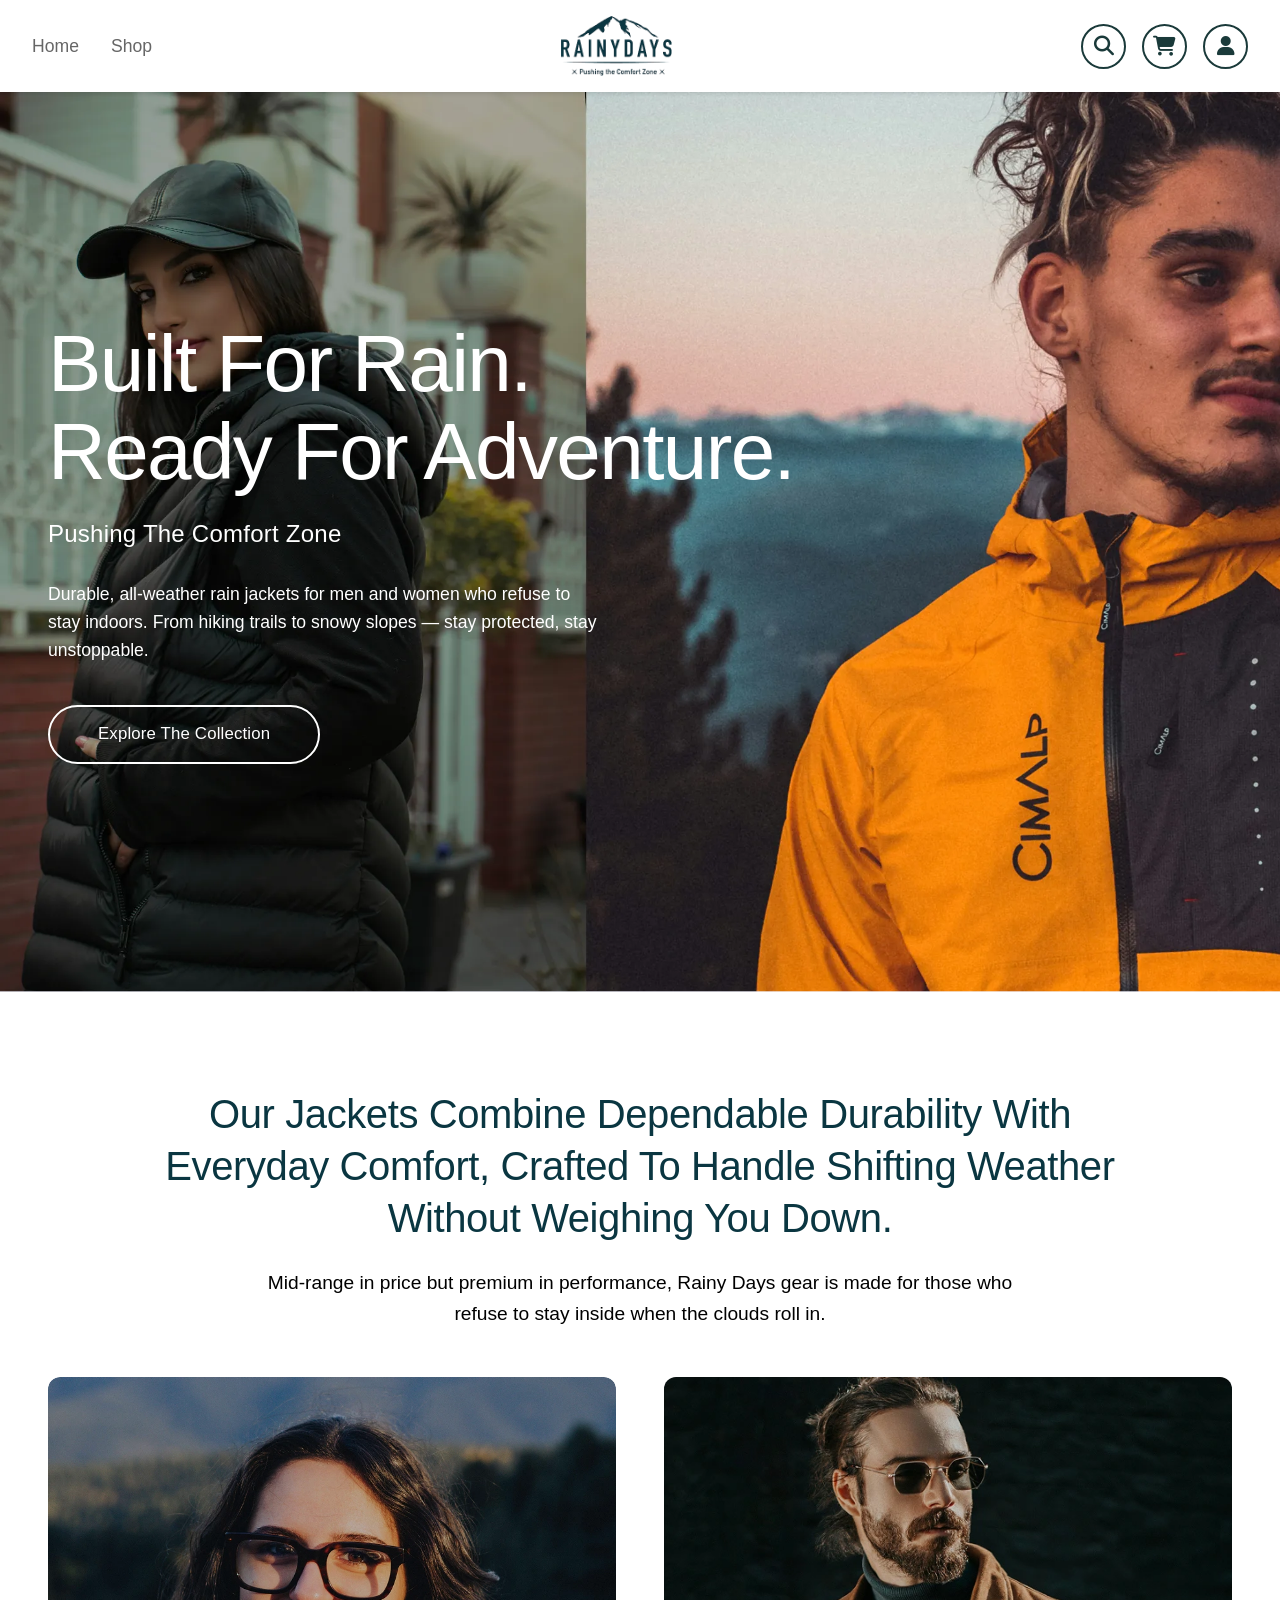
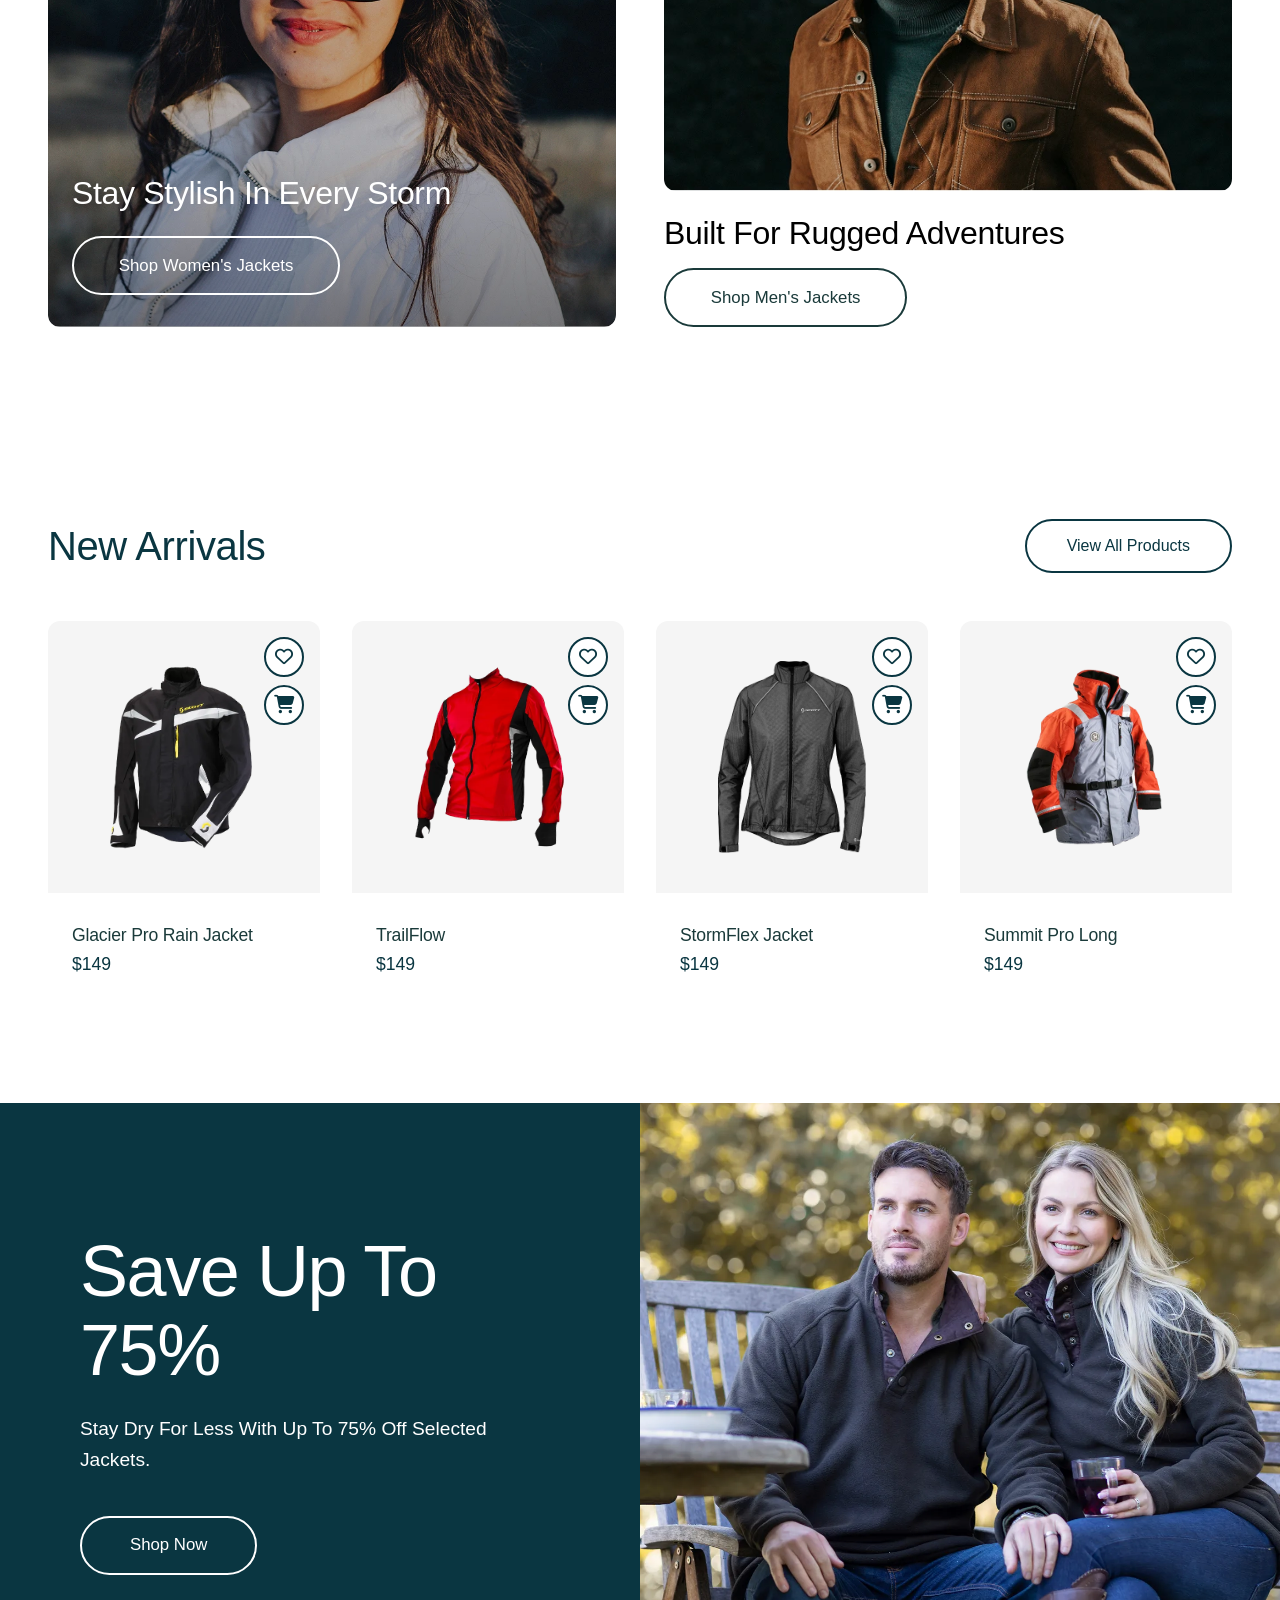
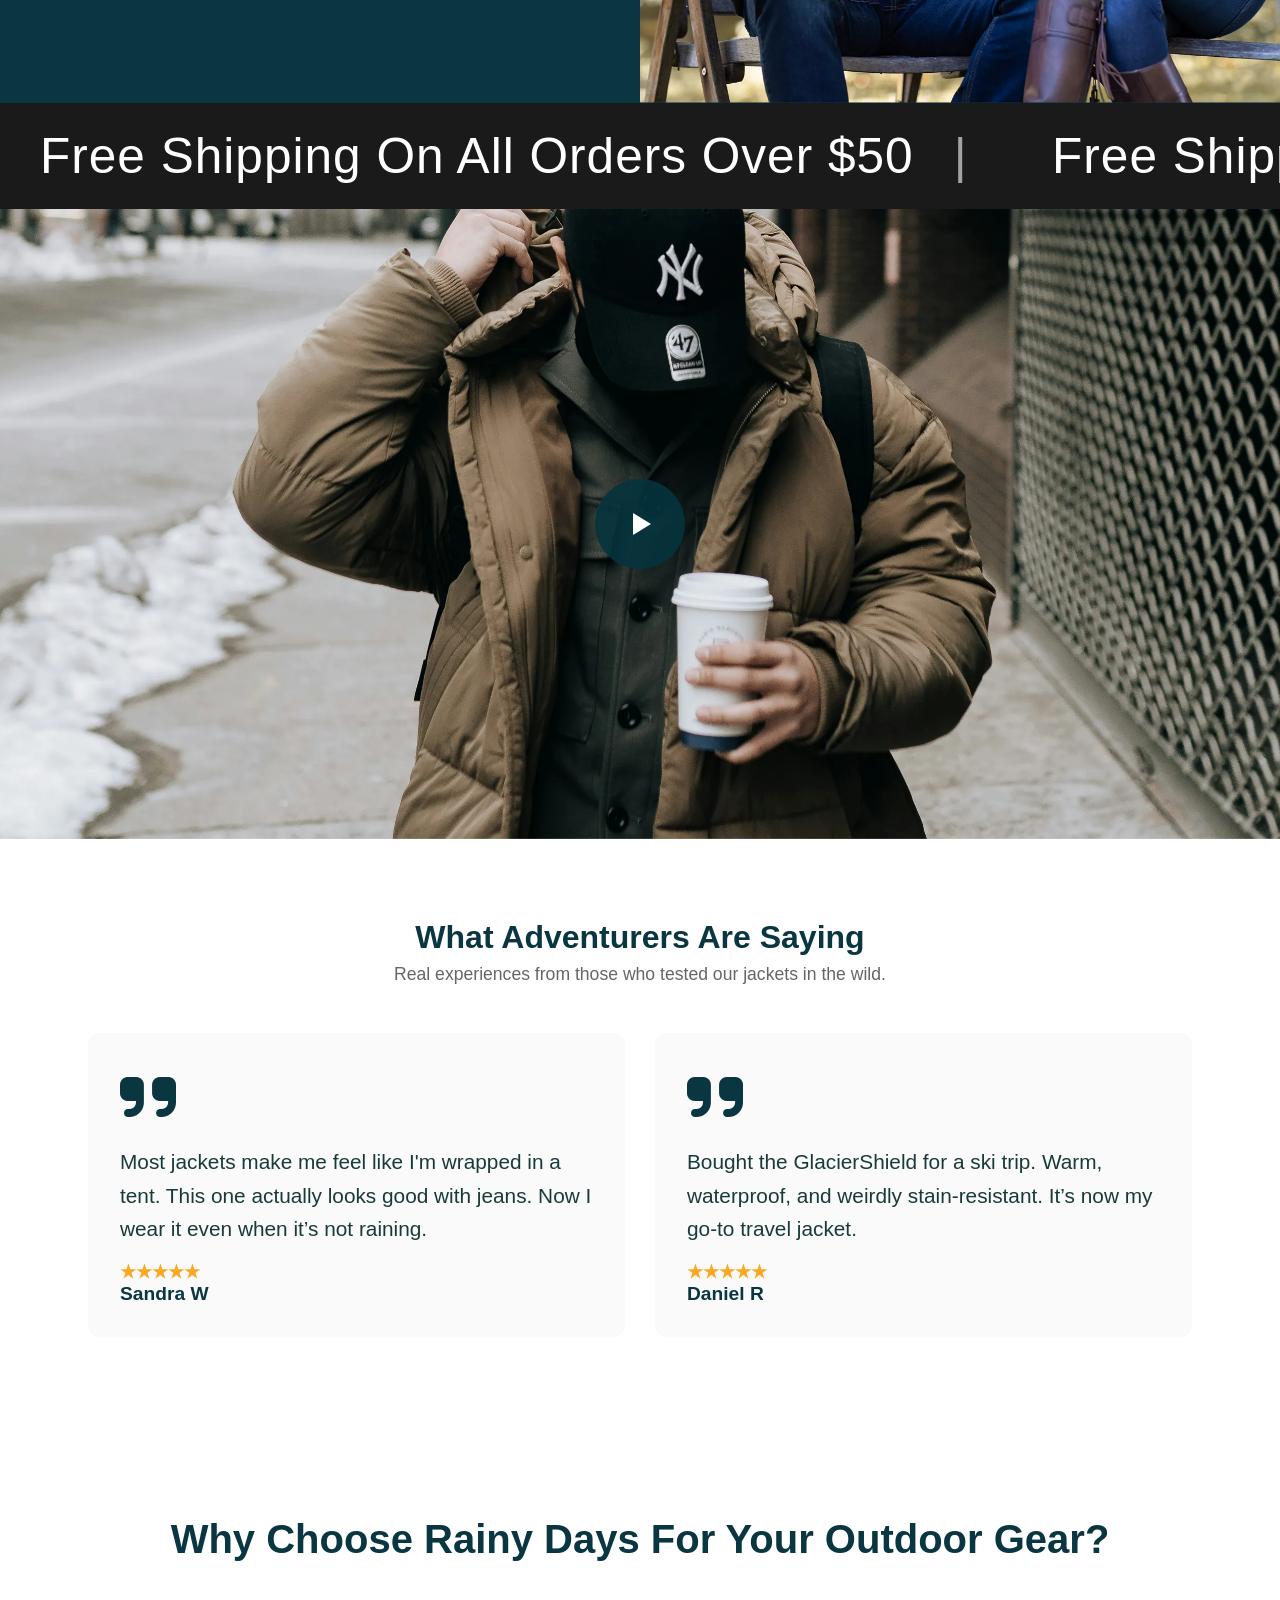
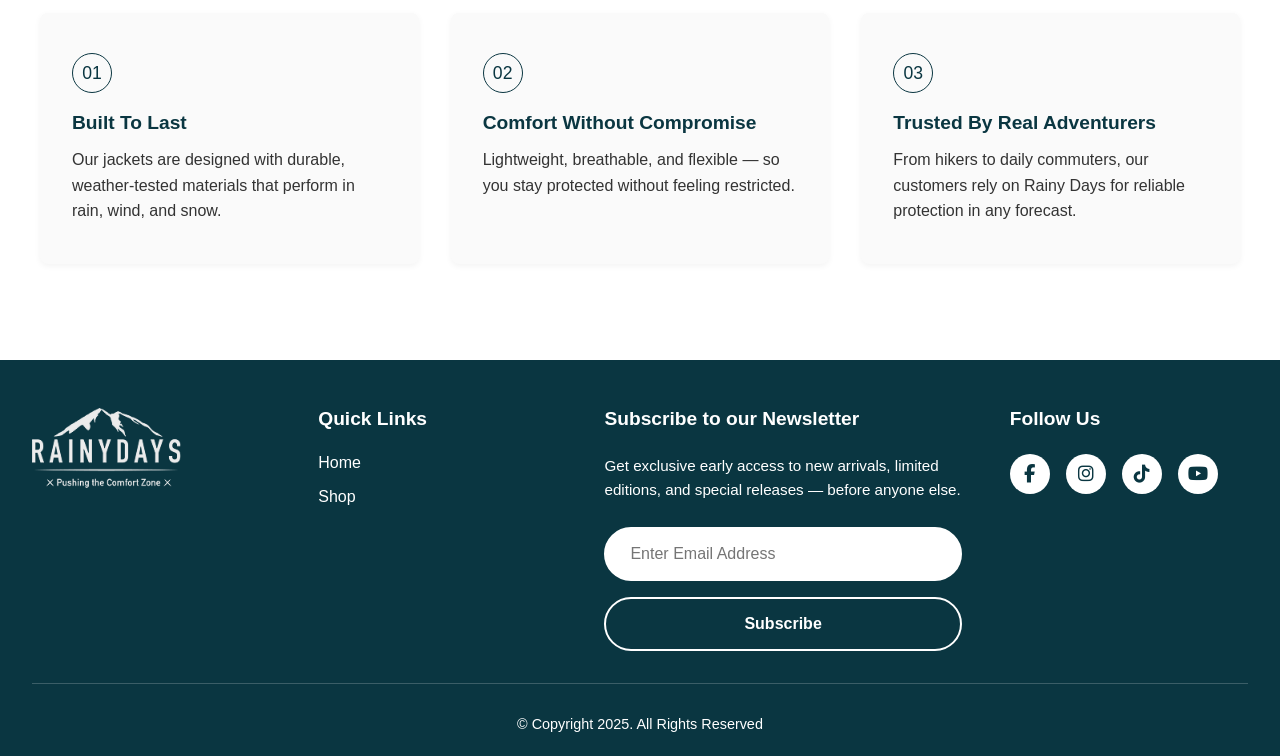
<file: index.html>
<!DOCTYPE html>
<html lang="en">
<head>
    <meta charset="UTF-8">
    <meta name="viewport" content="width=device-width, initial-scale=1.0">
    <meta name="description" content="RainyDays - Premium outdoor clothing pushing the comfort zone. Shop our exclusive collection of weather-resistant jackets and gear.">
    <title>RainyDays - Pushing the Comfort Zone</title>
    <link rel="stylesheet" href="styles.css">
    <link rel="stylesheet" href="https://cdnjs.cloudflare.com/ajax/libs/font-awesome/6.4.0/css/all.min.css">
</head>
<body>
    <header>
        <div class="header-container">
            <nav class="desktop-nav" aria-label="Main navigation">
                <ul>
                    <li><a href="index.html">Home</a></li>
                    <li><a href="shop.html">Shop</a></li>
                </ul>
            </nav>

            <div class="logo-section">
                <img src="Images/logo.png" alt="RainyDays - Pushing the Comfort Zone" class="logo">
            </div>

            <div class="header-icons">
                <button class="icon-button desktop-search-icon" aria-label="Search">
                    <i class="fa-solid fa-magnifying-glass"></i>
                </button>
                <button class="icon-button" aria-label="Shopping cart">
                    <i class="fa-solid fa-cart-shopping"></i>
                </button>
                <button class="icon-button" aria-label="User account">
                    <i class="fa-solid fa-user"></i>
                </button>
                <button class="icon-button menu-toggle" aria-label="Open menu" onclick="toggleMenu()">
                    <i class="fa-solid fa-bars"></i>
                </button>
            </div>
        </div>
    </header>

    <div class="mobile-menu" id="mobileMenu">
        <div class="mobile-menu-header">
            <img src="Images/logo.png" alt="RainyDays" class="logo">
            <div class="header-icons">
                <button class="icon-button" aria-label="User account">
                    <i class="fa-solid fa-user"></i>
                </button>
                <button class="icon-button" aria-label="Shopping cart">
                    <i class="fa-solid fa-cart-shopping"></i>
                </button>
                <button class="icon-button close-button" aria-label="Close menu" onclick="toggleMenu()">
                    <i class="fa-solid fa-xmark"></i>
                </button>
            </div>
        </div>

        <div class="search-bar">
            <input type="search" placeholder="Search" aria-label="Search products">
            <button class="search-button" aria-label="Submit search">
                <i class="fa-solid fa-magnifying-glass"></i>
            </button>
        </div>

        <nav aria-label="Mobile navigation">
            <ul class="mobile-nav">
                <li><a href="index.html">Home</a></li>
                <li><a href="shop.html">Shop</a></li>
            </ul>
        </nav>
    </div>

    <main>
        <section class="hero-section">
            <div class="hero-container">
                <div class="hero-content">
                    <h1>Built For Rain.<br>Ready For Adventure.</h1>
                    <p class="hero-tagline">Pushing The Comfort Zone</p>
                    <p class="hero-description">
                        Durable, all-weather rain jackets for men and women who refuse to stay indoors. From hiking trails to snowy slopes — stay protected, stay unstoppable.
                    </p>
                    <a href="shop.html" class="hero-btn">Explore The Collection</a>
                </div>
            </div>
        </section>

        <section class="jackets-section">
            <div class="jackets-container">
                <div class="jackets-header">
                    <h2>Our Jackets Combine Dependable Durability With Everyday Comfort, Crafted To Handle Shifting Weather Without Weighing You Down.</h2>
                    <p class="jackets-subtitle">Mid-range in price but premium in performance, Rainy Days gear is made for those who refuse to stay inside when the clouds roll in.</p>
                </div>

                <div class="jackets-grid">
                    <div class="jacket-card">
                        <img src="Images/women.webp" alt="Women's Jacket Collection">
                        <div class="jacket-overlay">
                            <h3>Stay Stylish In Every Storm</h3>
                            <a href="shop.html" class="jacket-btn">Shop Women's Jackets</a>
                        </div>
                    </div>

                    <div class="jacket-card jacket-card-dark">
                        <img src="Images/man.webp" alt="Men's Jacket Collection">
                        <div class="jacket-content-below">
                            <h3>Built For Rugged Adventures</h3>
                            <a href="shop.html" class="jacket-btn">Shop Men's Jackets</a>
                        </div>
                    </div>
                </div>
            </div>
        </section>

        <!-- New Arrivals Section -->
        <section class="new-arrivals-section">
            <div class="new-arrivals-container">
                <div class="new-arrivals-header">
                    <h2>New Arrivals</h2>
                    <a href="shop.html" class="view-all-btn desktop-view-all">View All Products</a>
                </div>

                <div class="products-grid">
                    <!-- Product 1 -->
                    <div class="product-card">
                        <div class="product-image-wrapper">
                            <img src="Images/product4.webp" alt="Glacier Pro Rain Jacket" class="product-image">
                            <div class="product-actions">
                                <button class="action-btn favorite-btn" aria-label="Add to favorites">
                                    <i class="fa-regular fa-heart"></i>
                                </button>
                                <button class="action-btn cart-btn" aria-label="Add to cart">
                                    <i class="fa-solid fa-cart-shopping"></i>
                                </button>
                            </div>
                        </div>
                        <div class="product-info">
                            <h3 class="product-name">Glacier Pro Rain Jacket</h3>
                            <p class="product-price">$149</p>
                        </div>
                    </div>

                    <!-- Product 2 -->
                    <div class="product-card">
                        <div class="product-image-wrapper">
                            <img src="Images/product3.webp" alt="TrailFlow" class="product-image">
                            <div class="product-actions">
                                <button class="action-btn favorite-btn" aria-label="Add to favorites">
                                    <i class="fa-regular fa-heart"></i>
                                </button>
                                <button class="action-btn cart-btn" aria-label="Add to cart">
                                    <i class="fa-solid fa-cart-shopping"></i>
                                </button>
                            </div>
                        </div>
                        <div class="product-info">
                            <h3 class="product-name">TrailFlow</h3>
                            <p class="product-price">$149</p>
                        </div>
                    </div>

                    <!-- Product 3 -->
                    <div class="product-card">
                        <div class="product-image-wrapper">
                            <img src="Images/product2.webp" alt="StormFlex Jacket" class="product-image">
                            <div class="product-actions">
                                <button class="action-btn favorite-btn" aria-label="Add to favorites">
                                    <i class="fa-regular fa-heart"></i>
                                </button>
                                <button class="action-btn cart-btn" aria-label="Add to cart">
                                    <i class="fa-solid fa-cart-shopping"></i>
                                </button>
                            </div>
                        </div>
                        <div class="product-info">
                            <h3 class="product-name">StormFlex Jacket</h3>
                            <p class="product-price">$149</p>
                        </div>
                    </div>

                    <!-- Product 4 -->
                    <div class="product-card">
                        <div class="product-image-wrapper">
                            <img src="Images/product1.webp" alt="Summit Pro Long" class="product-image">
                            <div class="product-actions">
                                <button class="action-btn favorite-btn" aria-label="Add to favorites">
                                    <i class="fa-regular fa-heart"></i>
                                </button>
                                <button class="action-btn cart-btn" aria-label="Add to cart">
                                    <i class="fa-solid fa-cart-shopping"></i>
                                </button>
                            </div>
                        </div>
                        <div class="product-info">
                            <h3 class="product-name">Summit Pro Long</h3>
                            <p class="product-price">$149</p>
                        </div>
                    </div>
                </div>

                <!-- Mobile View All Button -->
                <a href="shop.html" class="view-all-btn mobile-view-all">View All Products</a>
            </div>
        </section>

        <!-- Promotional Section -->
        <section class="promo-section">
            <div class="promo-container">
                <div class="promo-content">
                    <h2>Save Up To 75%</h2>
                    <p>Stay Dry For Less With Up To 75% Off Selected Jackets.</p>
                    <a href="shop.html" class="promo-btn">Shop Now</a>
                </div>
                <div class="promo-image">
                    <img src="Images/sec4.webp" alt="Couple wearing RainyDays jackets">
                </div>
            </div>
        </section>

        <!-- Marquee Section -->
        <section class="marquee-section">
            <div class="marquee">
                <div class="marquee-content">
                    <span>Free Shipping On All Orders Over $50</span>
                    <span>Free Shipping On All Orders Over $50</span>
                    <span>Free Shipping On All Orders Over $50</span>
                    <span>Free Shipping On All Orders Over $50</span>
                </div>
            </div>
        </section>

    <!-- VIDEO SECTION -->
<section class="video-section">
  <div class="video-wrapper">
    <img src="Images/Video.webp" alt="Video Background" class="video-bg">
    <button class="video-play-btn" aria-label="Play Video">
      <div class="play-icon"></div>
    </button>
  </div>
</section>

<!-- TESTIMONIALS SECTION -->
<section class="testimonials-section">
  <div class="testimonials-header">
    <h2>What Adventurers Are Saying</h2>
    <p>Real experiences from those who tested our jackets in the wild.</p>
  </div>

  <div class="testimonial-slider swiper">
    <div class="swiper-wrapper">
      <div class="swiper-slide testimonial-card">
        <i class="fa-solid fa-quote-right quote-icon"></i>
        <p class="testimonial-text">
          Most jackets make me feel like I'm wrapped in a tent. This one actually looks good with jeans. Now I wear it even when it’s not raining.
        </p>
        <div class="testimonial-author">
          <span class="stars">★★★★★</span><br>Sandra W
        </div>
      </div>

      <div class="swiper-slide testimonial-card">
        <i class="fa-solid fa-quote-right quote-icon"></i>
        <p class="testimonial-text">
          Bought the GlacierShield for a ski trip. Warm, waterproof, and weirdly stain-resistant. It’s now my go-to travel jacket.
        </p>
        <div class="testimonial-author">
          <span class="stars">★★★★★</span><br>Daniel R
        </div>
      </div>

      <div class="swiper-slide testimonial-card">
        <i class="fa-solid fa-quote-right quote-icon"></i>
        <p class="testimonial-text">
          The StormFlex jacket kept me dry the whole weekend. Lightweight yet tough — absolutely love it.
        </p>
        <div class="testimonial-author">
          <span class="stars">★★★★★</span><br>Jenny L
        </div>
      </div>
    </div>
  </div>
</section>

     <!-- WHY CHOOSE US SECTION -->
<section class="why-choose-section">
  <div class="why-container">
    <h2 class="why-title">Why Choose Rainy Days For Your Outdoor Gear?</h2>

    <div class="why-grid">
      <div class="why-card">
        <div class="why-number">01</div>
        <h3>Built To Last</h3>
        <p>Our jackets are designed with durable, weather-tested materials that perform in rain, wind, and snow.</p>
      </div>

      <div class="why-card">
        <div class="why-number">02</div>
        <h3>Comfort Without Compromise</h3>
        <p>Lightweight, breathable, and flexible — so you stay protected without feeling restricted.</p>
      </div>

      <div class="why-card">
        <div class="why-number">03</div>
        <h3>Trusted By Real Adventurers</h3>
        <p>From hikers to daily commuters, our customers rely on Rainy Days for reliable protection in any forecast.</p>
      </div>
    </div>
  </div>
</section>




    </main>

    <footer>
        <div class="footer-container">
            <div class="footer-content">
                <div class="footer-section footer-logo-section">
                    <img src="Images/logo-white.png" alt="RainyDays" class="footer-logo">
                </div>

                <div class="footer-section">
                    <h3>Quick Links</h3>
                    <ul class="footer-links">
                        <li><a href="index.html">Home</a></li>
                        <li><a href="shop.html">Shop</a></li>
                    </ul>
                </div>

                <div class="footer-section">
                    <h3>Subscribe to our Newsletter</h3>
                    <p class="newsletter-text">Get exclusive early access to new arrivals, limited editions, and special releases — before anyone else.</p>
                    <form class="newsletter-form" onsubmit="event.preventDefault(); alert('Thank you for subscribing!');">
                        <input type="email" class="newsletter-input" placeholder="Enter Email Address" required aria-label="Email address">
                        <button type="submit" class="subscribe-button">Subscribe</button>
                    </form>
                </div>

                <div class="footer-section">
                    <h3>Follow Us</h3>
                    <div class="social-icons">
                        <a href="#" class="social-icon" aria-label="Facebook">
                            <i class="fa-brands fa-facebook-f"></i>
                        </a>
                        <a href="#" class="social-icon" aria-label="Instagram">
                            <i class="fa-brands fa-instagram"></i>
                        </a>
                        <a href="#" class="social-icon" aria-label="TikTok">
                            <i class="fa-brands fa-tiktok"></i>
                        </a>
                        <a href="#" class="social-icon" aria-label="YouTube">
                            <i class="fa-brands fa-youtube"></i>
                        </a>
                    </div>
                </div>
            </div>

            <div class="footer-bottom">
                <p>&copy; Copyright 2025. All Rights Reserved</p>
            </div>
        </div>
    </footer>

    <script src="script.js"></script>
    <link rel="stylesheet" href="https://cdn.jsdelivr.net/npm/swiper@11/swiper-bundle.min.css" />
<script src="https://cdn.jsdelivr.net/npm/swiper@11/swiper-bundle.min.js"></script>


</body>
</html>
</file>
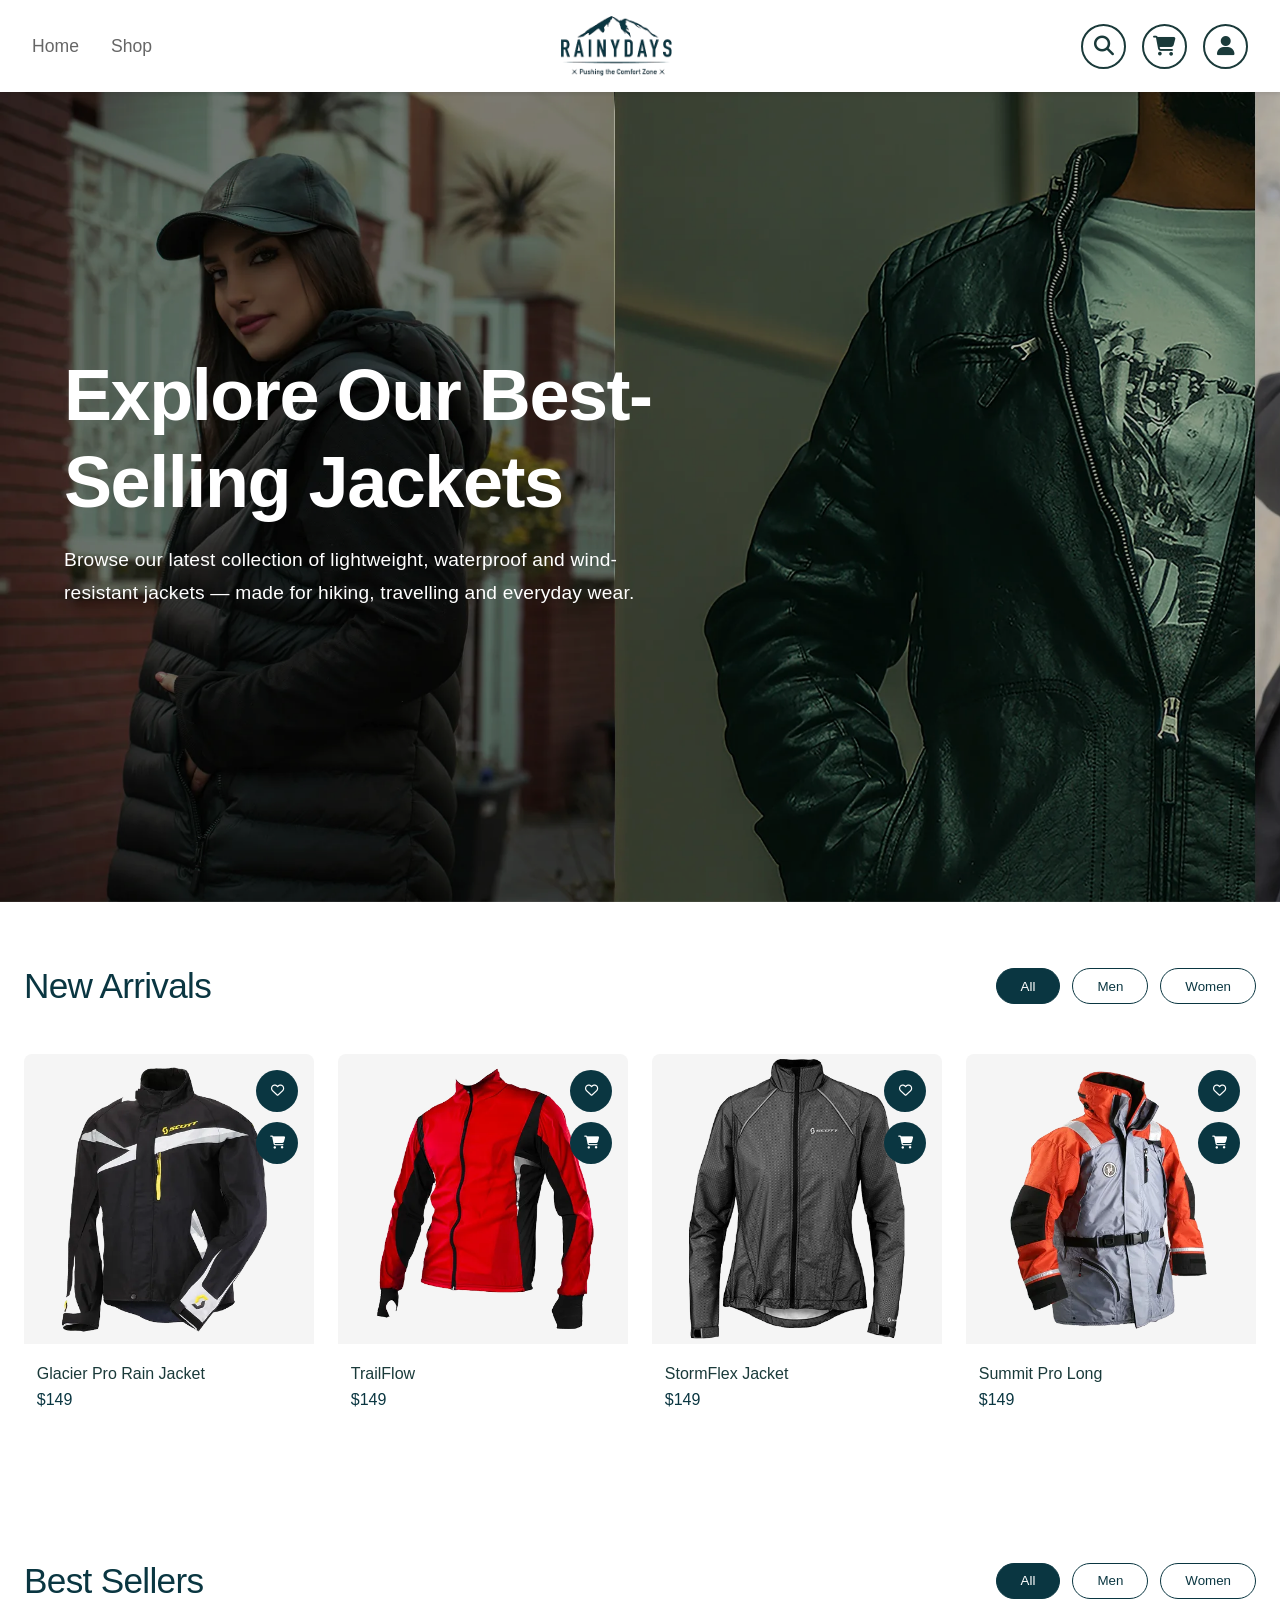
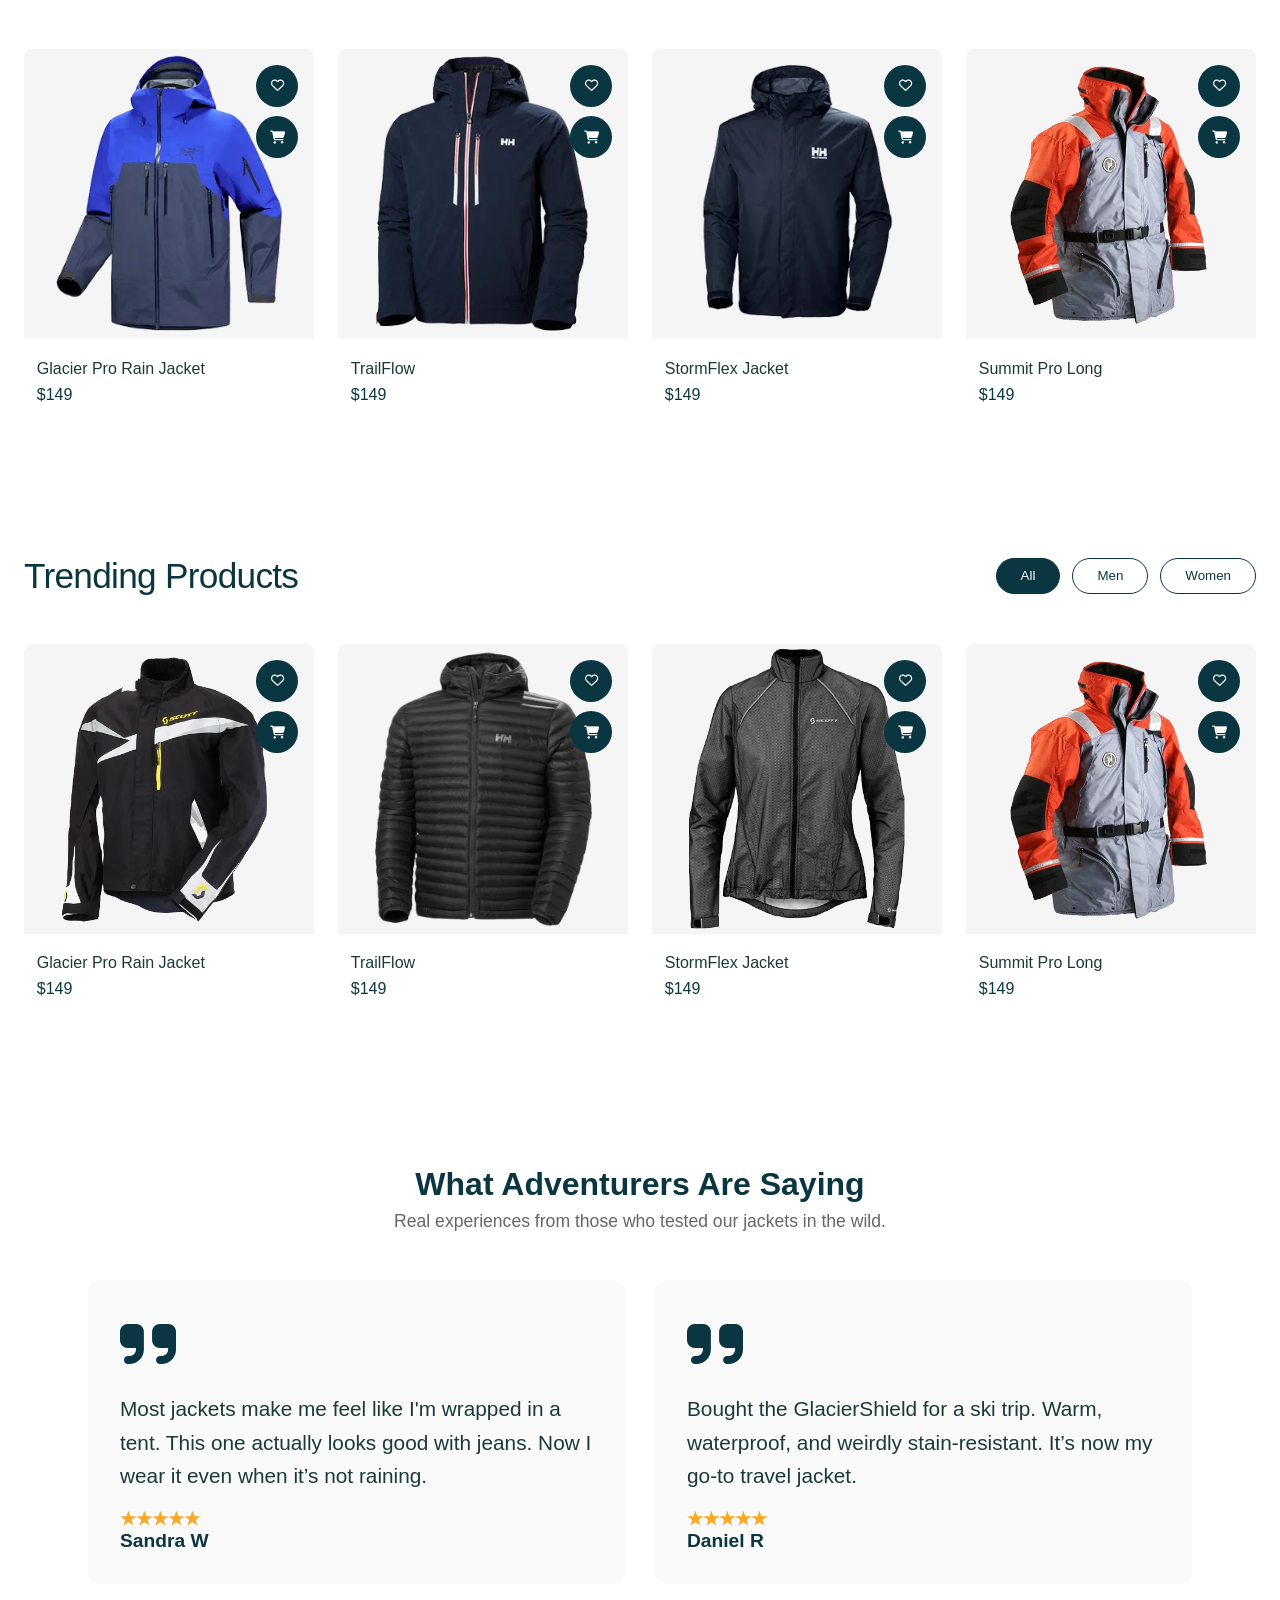
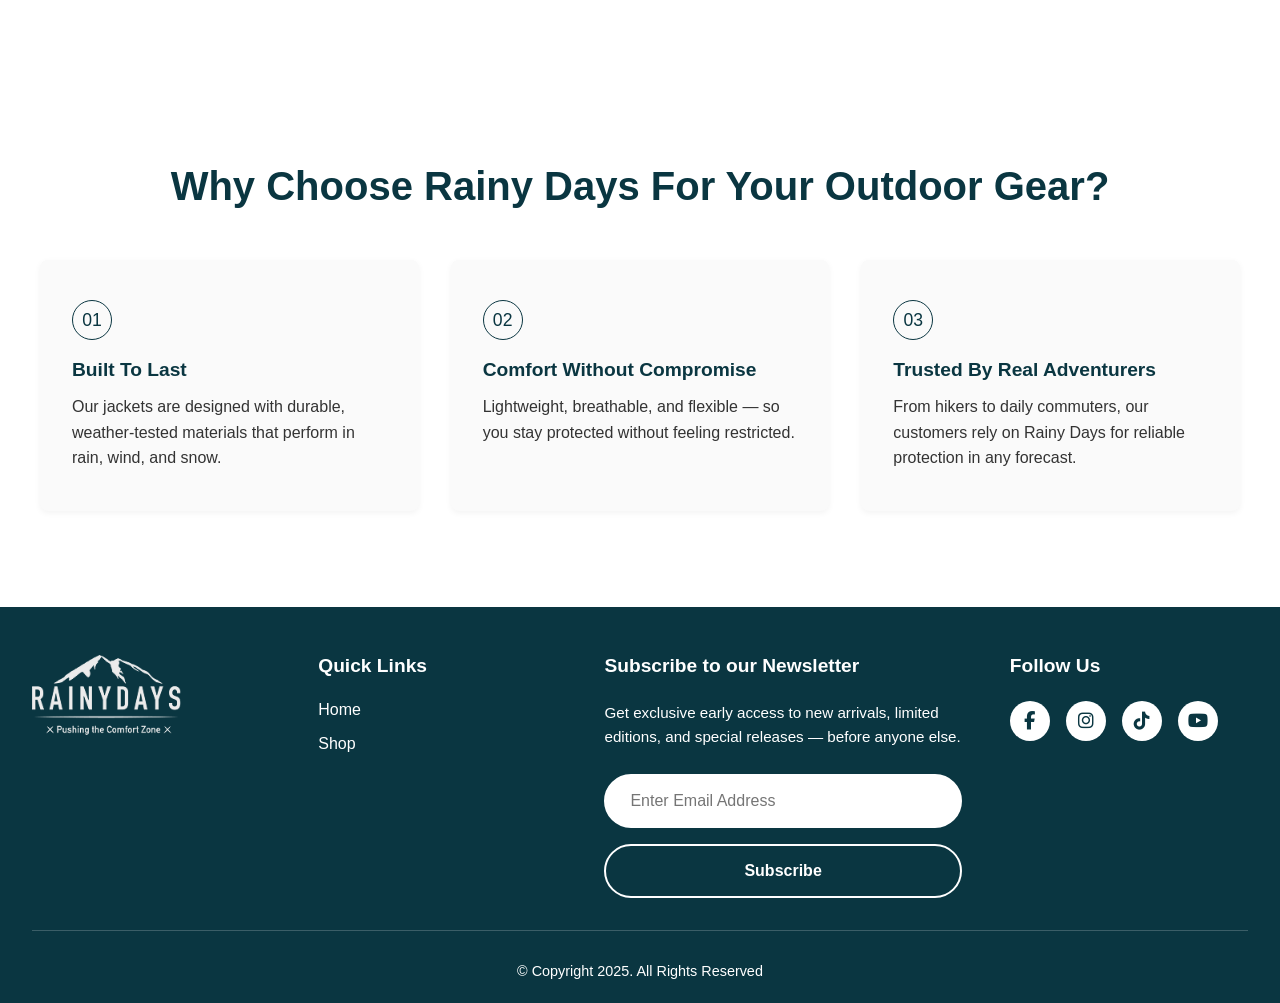
<file: shop.html>
<!DOCTYPE html>
<html lang="en">
<head>
    <meta charset="UTF-8">
    <meta name="viewport" content="width=device-width, initial-scale=1.0">
    <meta name="description" content="RainyDays - Premium outdoor clothing pushing the comfort zone. Shop our exclusive collection of weather-resistant jackets and gear.">
    <title>RainyDays - Pushing the Comfort Zone</title>
    <link rel="stylesheet" href="styles.css">
    <link rel="stylesheet" href="https://cdnjs.cloudflare.com/ajax/libs/font-awesome/6.4.0/css/all.min.css">
</head>
<body>
    <header>
        <div class="header-container">
            <nav class="desktop-nav" aria-label="Main navigation">
                <ul>
                    <li><a href="index.html">Home</a></li>
                    <li><a href="shop.html">Shop</a></li>
                </ul>
            </nav>

            <div class="logo-section">
                <img src="Images/logo.png" alt="RainyDays - Pushing the Comfort Zone" class="logo">
            </div>

            <div class="header-icons">
                <button class="icon-button desktop-search-icon" aria-label="Search">
                    <i class="fa-solid fa-magnifying-glass"></i>
                </button>
                <button class="icon-button" aria-label="Shopping cart">
                    <i class="fa-solid fa-cart-shopping"></i>
                </button>
                <button class="icon-button" aria-label="User account">
                    <i class="fa-solid fa-user"></i>
                </button>
                <button class="icon-button menu-toggle" aria-label="Open menu" onclick="toggleMenu()">
                    <i class="fa-solid fa-bars"></i>
                </button>
            </div>
        </div>
    </header>

    <div class="mobile-menu" id="mobileMenu">
        <div class="mobile-menu-header">
            <img src="Images/logo.png" alt="RainyDays" class="logo">
            <div class="header-icons">
                <button class="icon-button" aria-label="User account">
                    <i class="fa-solid fa-user"></i>
                </button>
                <button class="icon-button" aria-label="Shopping cart">
                    <i class="fa-solid fa-cart-shopping"></i>
                </button>
                <button class="icon-button close-button" aria-label="Close menu" onclick="toggleMenu()">
                    <i class="fa-solid fa-xmark"></i>
                </button>
            </div>
        </div>

        <div class="search-bar">
            <input type="search" placeholder="Search" aria-label="Search products">
            <button class="search-button" aria-label="Submit search">
                <i class="fa-solid fa-magnifying-glass"></i>
            </button>
        </div>

        <nav aria-label="Mobile navigation">
            <ul class="mobile-nav">
                <li><a href="index.html">Home</a></li>
                <li><a href="shop.html">Shop</a></li>
            </ul>
        </nav>
    </div>

    <main>
        <section class="shop-hero-section">
            <div class="hero-container">
                <div class="hero-content">
                    <h1>Explore Our Best-Selling Jackets</h1>
                    <p class="hero-tagline">Browse our latest collection of lightweight, waterproof and wind-resistant jackets — made for hiking, travelling and everyday wear.</p>
                  
                </div>
            </div>
        </section>

        
<!-- Shop New Arrivals Section -->
<section class="shop-new-arrivals">
  <div class="shop-container">
    <div class="shop-header">
      <h2>New Arrivals</h2>
      <div class="shop-filter-buttons">
        <button class="shop-filter-btn active">All</button>
        <button class="shop-filter-btn">Men</button>
        <button class="shop-filter-btn">Women</button>
      </div>
    </div>

    <div class="shop-products-grid">
      <!-- Product 1 -->
      <div class="shop-product-card">
        <div class="shop-image-wrapper">
          <img src="Images/product4.webp" alt="Glacier Pro Rain Jacket">
          <div class="shop-product-actions">
            <button class="shop-action-btn"><i class="fa-regular fa-heart"></i></button>
            <button class="shop-action-btn"><i class="fa-solid fa-cart-shopping"></i></button>
          </div>
        </div>
        <div class="shop-product-info">
          <h3>Glacier Pro Rain Jacket</h3>
          <p>$149</p>
        </div>
      </div>

      <!-- Product 2 -->
      <div class="shop-product-card">
        <div class="shop-image-wrapper">
          <img src="Images/product3.webp" alt="TrailFlow">
          <div class="shop-product-actions">
            <button class="shop-action-btn"><i class="fa-regular fa-heart"></i></button>
            <button class="shop-action-btn"><i class="fa-solid fa-cart-shopping"></i></button>
          </div>
        </div>
        <div class="shop-product-info">
          <h3>TrailFlow</h3>
          <p>$149</p>
        </div>
      </div>

      <!-- Product 3 -->
      <div class="shop-product-card">
        <div class="shop-image-wrapper">
          <img src="Images/product2.webp" alt="StormFlex Jacket">
          <div class="shop-product-actions">
            <button class="shop-action-btn"><i class="fa-regular fa-heart"></i></button>
            <button class="shop-action-btn"><i class="fa-solid fa-cart-shopping"></i></button>
          </div>
        </div>
        <div class="shop-product-info">
          <h3>StormFlex Jacket</h3>
          <p>$149</p>
        </div>
      </div>

      <!-- Product 4 -->
      <div class="shop-product-card">
        <div class="shop-image-wrapper">
          <img src="Images/product1.webp" alt="Summit Pro Long">
          <div class="shop-product-actions">
            <button class="shop-action-btn"><i class="fa-regular fa-heart"></i></button>
            <button class="shop-action-btn"><i class="fa-solid fa-cart-shopping"></i></button>
          </div>
        </div>
        <div class="shop-product-info">
          <h3>Summit Pro Long</h3>
          <p>$149</p>
        </div>
      </div>
    </div>
  </div>
</section>


<!-- Shop Best Sellers Section -->
<section class="shop-new-arrivals">
  <div class="shop-container">
    <div class="shop-header">
      <h2>Best Sellers</h2>
      <div class="shop-filter-buttons">
        <button class="shop-filter-btn active">All</button>
        <button class="shop-filter-btn">Men</button>
        <button class="shop-filter-btn">Women</button>
      </div>
    </div>

    <div class="shop-products-grid">
      <!-- Product 1 -->
      <div class="shop-product-card">
        <div class="shop-image-wrapper">
          <img src="Images/Shop-product-1.webp" alt="Glacier Pro Rain Jacket">
          <div class="shop-product-actions">
            <button class="shop-action-btn"><i class="fa-regular fa-heart"></i></button>
            <button class="shop-action-btn"><i class="fa-solid fa-cart-shopping"></i></button>
          </div>
        </div>
        <div class="shop-product-info">
          <h3>Glacier Pro Rain Jacket</h3>
          <p>$149</p>
        </div>
      </div>

      <!-- Product 2 -->
      <div class="shop-product-card">
        <div class="shop-image-wrapper">
          <img src="Images/Shop-product-2.webp" alt="TrailFlow">
          <div class="shop-product-actions">
            <button class="shop-action-btn"><i class="fa-regular fa-heart"></i></button>
            <button class="shop-action-btn"><i class="fa-solid fa-cart-shopping"></i></button>
          </div>
        </div>
        <div class="shop-product-info">
          <h3>TrailFlow</h3>
          <p>$149</p>
        </div>
      </div>

      <!-- Product 3 -->
      <div class="shop-product-card">
        <div class="shop-image-wrapper">
          <img src="Images/Shop-product-3.webp" alt="StormFlex Jacket">
          <div class="shop-product-actions">
            <button class="shop-action-btn"><i class="fa-regular fa-heart"></i></button>
            <button class="shop-action-btn"><i class="fa-solid fa-cart-shopping"></i></button>
          </div>
        </div>
        <div class="shop-product-info">
          <h3>StormFlex Jacket</h3>
          <p>$149</p>
        </div>
      </div>

      <!-- Product 4 -->
      <div class="shop-product-card">
        <div class="shop-image-wrapper">
          <img src="Images/product1.webp" alt="Summit Pro Long">
          <div class="shop-product-actions">
            <button class="shop-action-btn"><i class="fa-regular fa-heart"></i></button>
            <button class="shop-action-btn"><i class="fa-solid fa-cart-shopping"></i></button>
          </div>
        </div>
        <div class="shop-product-info">
          <h3>Summit Pro Long</h3>
          <p>$149</p>
        </div>
      </div>
    </div>
  </div>
</section>


<!-- Shop Trending Products Section -->
<section class="shop-new-arrivals">
  <div class="shop-container">
    <div class="shop-header">
      <h2>Trending Products</h2>
      <div class="shop-filter-buttons">
        <button class="shop-filter-btn active">All</button>
        <button class="shop-filter-btn">Men</button>
        <button class="shop-filter-btn">Women</button>
      </div>
    </div>

    <div class="shop-products-grid">
      <!-- Product 1 -->
      <div class="shop-product-card">
        <div class="shop-image-wrapper">
          <img src="Images/product4.webp" alt="Glacier Pro Rain Jacket">
          <div class="shop-product-actions">
            <button class="shop-action-btn"><i class="fa-regular fa-heart"></i></button>
            <button class="shop-action-btn"><i class="fa-solid fa-cart-shopping"></i></button>
          </div>
        </div>
        <div class="shop-product-info">
          <h3>Glacier Pro Rain Jacket</h3>
          <p>$149</p>
        </div>
      </div>

      <!-- Product 2 -->
      <div class="shop-product-card">
        <div class="shop-image-wrapper">
          <img src="Images/Shop-product-4.webp" alt="TrailFlow">
          <div class="shop-product-actions">
            <button class="shop-action-btn"><i class="fa-regular fa-heart"></i></button>
            <button class="shop-action-btn"><i class="fa-solid fa-cart-shopping"></i></button>
          </div>
        </div>
        <div class="shop-product-info">
          <h3>TrailFlow</h3>
          <p>$149</p>
        </div>
      </div>

      <!-- Product 3 -->
      <div class="shop-product-card">
        <div class="shop-image-wrapper">
          <img src="Images/product2.webp" alt="StormFlex Jacket">
          <div class="shop-product-actions">
            <button class="shop-action-btn"><i class="fa-regular fa-heart"></i></button>
            <button class="shop-action-btn"><i class="fa-solid fa-cart-shopping"></i></button>
          </div>
        </div>
        <div class="shop-product-info">
          <h3>StormFlex Jacket</h3>
          <p>$149</p>
        </div>
      </div>

      <!-- Product 4 -->
      <div class="shop-product-card">
        <div class="shop-image-wrapper">
          <img src="Images/product1.webp" alt="Summit Pro Long">
          <div class="shop-product-actions">
            <button class="shop-action-btn"><i class="fa-regular fa-heart"></i></button>
            <button class="shop-action-btn"><i class="fa-solid fa-cart-shopping"></i></button>
          </div>
        </div>
        <div class="shop-product-info">
          <h3>Summit Pro Long</h3>
          <p>$149</p>
        </div>
      </div>
    </div>
  </div>
</section>



<!-- TESTIMONIALS SECTION -->
<section class="testimonials-section">
  <div class="testimonials-header">
    <h2>What Adventurers Are Saying</h2>
    <p>Real experiences from those who tested our jackets in the wild.</p>
  </div>

  <div class="testimonial-slider swiper">
    <div class="swiper-wrapper">
      <div class="swiper-slide testimonial-card">
        <i class="fa-solid fa-quote-right quote-icon"></i>
        <p class="testimonial-text">
          Most jackets make me feel like I'm wrapped in a tent. This one actually looks good with jeans. Now I wear it even when it’s not raining.
        </p>
        <div class="testimonial-author">
          <span class="stars">★★★★★</span><br>Sandra W
        </div>
      </div>

      <div class="swiper-slide testimonial-card">
        <i class="fa-solid fa-quote-right quote-icon"></i>
        <p class="testimonial-text">
          Bought the GlacierShield for a ski trip. Warm, waterproof, and weirdly stain-resistant. It’s now my go-to travel jacket.
        </p>
        <div class="testimonial-author">
          <span class="stars">★★★★★</span><br>Daniel R
        </div>
      </div>

      <div class="swiper-slide testimonial-card">
        <i class="fa-solid fa-quote-right quote-icon"></i>
        <p class="testimonial-text">
          The StormFlex jacket kept me dry the whole weekend. Lightweight yet tough — absolutely love it.
        </p>
        <div class="testimonial-author">
          <span class="stars">★★★★★</span><br>Jenny L
        </div>
      </div>
    </div>
  </div>
</section>

     <!-- WHY CHOOSE US SECTION -->
<section class="why-choose-section">
  <div class="why-container">
    <h2 class="why-title">Why Choose Rainy Days For Your Outdoor Gear?</h2>

    <div class="why-grid">
      <div class="why-card">
        <div class="why-number">01</div>
        <h3>Built To Last</h3>
        <p>Our jackets are designed with durable, weather-tested materials that perform in rain, wind, and snow.</p>
      </div>

      <div class="why-card">
        <div class="why-number">02</div>
        <h3>Comfort Without Compromise</h3>
        <p>Lightweight, breathable, and flexible — so you stay protected without feeling restricted.</p>
      </div>

      <div class="why-card">
        <div class="why-number">03</div>
        <h3>Trusted By Real Adventurers</h3>
        <p>From hikers to daily commuters, our customers rely on Rainy Days for reliable protection in any forecast.</p>
      </div>
    </div>
  </div>
</section>




    </main>

    <footer>
        <div class="footer-container">
            <div class="footer-content">
                <div class="footer-section footer-logo-section">
                    <img src="Images/logo-white.png" alt="RainyDays" class="footer-logo">
                </div>

                <div class="footer-section">
                    <h3>Quick Links</h3>
                    <ul class="footer-links">
                        <li><a href="index.html">Home</a></li>
                        <li><a href="shop.html">Shop</a></li>
                    </ul>
                </div>

                <div class="footer-section">
                    <h3>Subscribe to our Newsletter</h3>
                    <p class="newsletter-text">Get exclusive early access to new arrivals, limited editions, and special releases — before anyone else.</p>
                    <form class="newsletter-form" onsubmit="event.preventDefault(); alert('Thank you for subscribing!');">
                        <input type="email" class="newsletter-input" placeholder="Enter Email Address" required aria-label="Email address">
                        <button type="submit" class="subscribe-button">Subscribe</button>
                    </form>
                </div>

                <div class="footer-section">
                    <h3>Follow Us</h3>
                    <div class="social-icons">
                        <a href="#" class="social-icon" aria-label="Facebook">
                            <i class="fa-brands fa-facebook-f"></i>
                        </a>
                        <a href="#" class="social-icon" aria-label="Instagram">
                            <i class="fa-brands fa-instagram"></i>
                        </a>
                        <a href="#" class="social-icon" aria-label="TikTok">
                            <i class="fa-brands fa-tiktok"></i>
                        </a>
                        <a href="#" class="social-icon" aria-label="YouTube">
                            <i class="fa-brands fa-youtube"></i>
                        </a>
                    </div>
                </div>
            </div>

            <div class="footer-bottom">
                <p>&copy; Copyright 2025. All Rights Reserved</p>
            </div>
        </div>
    </footer>

    <script src="script.js"></script>
    <link rel="stylesheet" href="https://cdn.jsdelivr.net/npm/swiper@11/swiper-bundle.min.css" />
<script src="https://cdn.jsdelivr.net/npm/swiper@11/swiper-bundle.min.js"></script>


</body>
</html>
</file>
<file: styles.css>
/* BDO Grotesk Font Import */
@font-face {
  font-family: "BDO Grotesk";
  src: url("https://fonts.cdnfonts.com/s/96931/BDOGrotesk-VF.woff")
    format("woff");
  font-weight: 100 900;
  font-style: normal;
}

/* Reset and Base Styles */
* {
  margin: 0;
  padding: 0;
  box-sizing: border-box;
}

body {
  font-family: "BDO Grotesk", "Segoe UI", Tahoma, Geneva, Verdana, sans-serif;
  color: #1a3a3a;
  background-color: #f5f5ff;
}

/* Header Styles */
header {
  background-color: #ffffff;
  padding: 1rem 2rem;
  box-shadow: 0 2px 4px rgba(0, 0, 0, 0.1);
  position: sticky;
  top: 0;
  z-index: 1000;
}

.header-container {
  display: flex;
  justify-content: space-between;
  align-items: center;
  max-width: 1400px;
  margin: 0 auto;
}

.logo-section {
  display: flex;
  align-items: center;
}

.logo {
  height: 60px;
  width: auto;
}

.desktop-nav ul {
  display: flex;
  gap: 2rem;
  list-style: none;
}

.desktop-nav a {
  text-decoration: none;
  color: #666;
  font-size: 1.1rem;
  transition: color 0.3s;
  font-weight: 500;
}

.desktop-nav a:hover {
  color: #1a3a3a;
}

.header-icons {
  display: flex;
  gap: 1rem;
  align-items: center;
}

.icon-button {
  width: 45px;
  height: 45px;
  border: 2px solid #1a3a3a;
  border-radius: 50%;
  background-color: transparent;
  cursor: pointer;
  display: flex;
  align-items: center;
  justify-content: center;
  transition: all 0.3s;
}

.icon-button:hover {
  background-color: #1a3a3a;
}

.icon-button svg {
  width: 22px;
  height: 22px;
  fill: #1a3a3a;
  transition: fill 0.3s;
}

.icon-button:hover svg {
  fill: #ffffff;
}

.icon-button i {
  font-size: 20px;
  color: #1a3a3a;
  transition: color 0.3s;
}

.icon-button:hover i {
  color: #ffffff;
}

.menu-toggle {
  display: none;
  background-color: #1a3a3a;
}

.menu-toggle svg {
  fill: #ffffff;
}

.menu-toggle i {
  color: #ffffff;
}

.menu-toggle:hover {
  background-color: #2a4a4a;
}

/* Mobile Menu */
.mobile-menu {
  display: none;
  position: fixed;
  top: 0;
  left: 0;
  width: 100%;
  height: 100vh;
  background-color: #f5f5f5;
  z-index: 2000;
  padding: 2rem;
  flex-direction: column;
}

.mobile-menu.active {
  display: flex;
}

.mobile-menu-header {
  display: flex;
  justify-content: space-between;
  align-items: center;
  margin-bottom: 2rem;
}

.close-button {
  background-color: #1a3a3a;
}

.close-button i {
  color: #ffffff;
}

.search-bar {
  background-color: #ffffff;
  border-radius: 30px;
  padding: 1rem 1.5rem;
  display: flex;
  align-items: center;
  justify-content: space-between;
  margin-bottom: 2rem;
  box-shadow: 0 2px 4px rgba(0, 0, 0, 0.1);
}

.search-bar input {
  border: none;
  outline: none;
  background: transparent;
  font-size: 1rem;
  flex: 1;
  font-family: "BDO Grotesk", sans-serif;
}

.search-button {
  background: transparent;
  border: none;
  cursor: pointer;
  width: 35px;
  height: 35px;
  display: flex;
  align-items: center;
  justify-content: center;
  border-radius: 50%;
  border: 2px solid #1a3a3a;
}

.search-button i {
  color: #1a3a3a;
  font-size: 16px;
}

.mobile-nav {
  list-style: none;
  display: flex;
  flex-direction: column;
  gap: 1.5rem;
}

.mobile-nav a {
  text-decoration: none;
  color: #1a3a3a;
  font-size: 1.5rem;
  font-weight: 500;
}

/* Main Content */
main {
  min-height: auto;
  padding: 0;
  max-width: 100%;
  margin: 0;
}

/* Hero Section - Mobile First */
.hero-section {
  background-image: url("Images/hero-mobile.webp");
  background-size: cover;
  background-repeat: no-repeat;
  min-height: 100vh;
  color: #ffffff;
  display: flex;
  align-items: center;      /* ✅ vertically center */
  justify-content: center;  /* ✅ horizontally center */
  position: relative;
  padding: 3rem 1.5rem;  
  text-align: left;     /* ✅ optional: centers text inside */
}

.hero-container {
  max-width: 1400px;
  margin: 0 auto;
  width: 100%;
  position: relative;
  z-index: 2;
}

.hero-content {
  max-width: 100%;
}

.hero-content h1 {
  font-size: 4rem;
  line-height: 1.1;
  margin-bottom: 1rem;
  font-weight: 400;
  letter-spacing: -0.02em;
}

.hero-tagline {
  font-size: 1.4rem;
  font-weight: 400;
  margin-bottom: 1.5rem;
  letter-spacing: 0.01em;
}

.hero-description {
  font-size: 1.1rem;
  line-height: 1.6;
  margin-bottom: 2rem;
  max-width: 500px;
  font-weight: 300;
  margin-left: 0;   /* ✅ aligns to left */
  margin-right: 0;  /* ✅ aligns to left */
}

.hero-btn {
  display: inline-block;
  padding: 1rem 2.5rem;
  border: 2px solid #ffffff;
  color: #ffffff;
  border-radius: 50px;
  text-decoration: none;
  font-weight: 500;
  background-color: transparent;
  transition: all 0.3s ease;
  font-size: 1rem;
  letter-spacing: 0.01em;
}

.hero-btn:hover {
  background-color: #ffffff;
  color: #1a3a3a;
  transform: translateY(-2px);
}


/* Jackets Section */
.jackets-section {
  padding: 4rem 1.5rem;
  background:white;
}

.jackets-container {
  max-width: 1400px;
  margin: 0 auto;
}

.jackets-header {
  text-align: center;
  margin-bottom: 3rem;
}

.jackets-header h2 {
  font-size: 1.75rem;
  line-height: 1.3;
  color: #0a3641;
  margin-bottom: 1.5rem;
  font-weight: 400;
  letter-spacing: -0.01em;
}

.jackets-subtitle {
  font-size: 1rem;
  line-height: 1.6;
  color: #1a3a3a;
  max-width: 800px;
  margin: 0 auto;
  font-weight: 300;
}

.jackets-grid {
  display: grid;
  grid-template-columns: 1fr;
  gap: 2rem;
}

.jacket-card {
  position: relative;
  overflow: hidden;
  border-radius: 12px;
  height: 450px;
}

.jacket-card img {
  width: 100%;
  height: 100%;
  object-fit: cover;
  display: block;
  transition: transform 0.5s ease;
  border-radius: 12px;
}

.jacket-card:hover img {
  transform: scale(1.05);
}

.jacket-overlay {
  position: absolute;
  bottom: 0;
  left: 0;
  right: 0;
  padding: 2rem 1.5rem;
  display: flex;
  flex-direction: column;
  justify-content: flex-end;
  align-items: flex-start;
  color: #ffffff;
  background: linear-gradient(
    180deg,
    rgba(0, 0, 0, 0) 0%,
    rgba(0, 0, 0, 0.3) 100%
  );
}

.jacket-overlay h3 {
  font-size: 1.75rem;
  font-weight: 400;
  letter-spacing: -0.01em;
  margin-bottom: 1.5rem;
}

.jacket-btn {
  display: inline-block;
  padding: 1rem 2.5rem;
  border: 2px solid #ffffff;
  color: #ffffff;
  border-radius: 50px;
  text-decoration: none;
  font-weight: 500;
  background-color: transparent;
  transition: all 0.3s ease;
  font-size: 1rem;
}

.jacket-btn:hover {
  background-color: #0a3641;
  border-color: #0a3641;
  transform: translateY(-2px);
}

/* Men's card with content below image */
.jacket-card-dark {
  display: flex;
  flex-direction: column;
  overflow: visible;
  height: auto;
}

.jacket-card-dark img {
  position: relative;
  height: 450px;
}

.jacket-content-below {
  padding: 1.5rem 0 0 0;
  display: flex;
  flex-direction: column;
  gap: 1rem;
  align-items: flex-start;
}

.jacket-content-below h3 {
  font-size: 1.75rem;
  font-weight: 400;
  letter-spacing: -0.01em;
  color: #1a3a3a;
}

.jacket-content-below .jacket-btn {
  background-color: transparent;
  color: #1a3a3a;
  border: 2px solid #1a3a3a;
}

.jacket-content-below .jacket-btn:hover {
  background-color: #0a3641;
  border-color: #0a3641;
  color: #ffffff;
}

/* New Arrivals Section */
.new-arrivals-section {
  background-color: #ffffff;
  padding: 4rem 1.5rem;
}

.new-arrivals-container {
  max-width: 1400px;
  margin: 0 auto;
}

.new-arrivals-header {
  display: flex;
  justify-content: space-between;
  align-items: center;
  margin-bottom: 3rem;
}

.new-arrivals-header h2 {
  font-size: 2rem;
  font-weight: 400;
  color: #0a3641;
  letter-spacing: -0.01em;
}

.view-all-btn {
  display: inline-block;
  padding: 1rem 2.5rem;
  border: 2px solid #0a3641;
  color: #ffffff;
  border-radius: 50px;
  text-decoration: none;
  font-weight: 500;
  background-color: #0a3641;
  transition: all 0.3s ease;
  font-size: 1rem;
}

.view-all-btn:hover {
  background-color: #0a3641;
  color: #ffffff;
  transform: translateY(-2px);
}

.desktop-view-all {
  display: none;
  background-color: transparent;
  color: #0a3641;
}

.desktop-view-all:hover {
  background-color: #0a3641;
  color: #ffffff;
}

.mobile-view-all {
  display: block;
  width: 100%;
  text-align: center;
  margin-top: 2rem;
  background-color: #0a3641;
  color: #ffffff;
}

/* Products Grid */
.products-grid {
  display: grid;
  grid-template-columns: repeat(2, 1fr);
  gap: 1.5rem;
}

.product-card {
  background-color: #ffffff;
  border-radius: 12px;
  overflow: hidden;
  transition: transform 0.3s ease;
}

.product-card:hover {
  transform: translateY(-5px);
}

.product-image-wrapper {
  position: relative;
  background-color: #f5f5f5;
  padding: 2rem 1rem;
  display: flex;
  align-items: center;
  justify-content: center;
  aspect-ratio: 1;
}

.product-image {
  width: 100%;
  height: 100%;
  object-fit: contain;
  max-height: 280px;
}

.product-actions {
  position: absolute;
  top: 1rem;
  right: 1rem;
  display: flex;
  flex-direction: column;
  gap: 0.5rem;
}

.action-btn {
  width: 40px;
  height: 40px;
  border-radius: 50%;
  border: 2px solid #0a3641;
  background-color: #ffffff;
  display: flex;
  align-items: center;
  justify-content: center;
  cursor: pointer;
  transition: all 0.3s ease;
}

.action-btn:hover {
  background-color: #0a3641;
}

.action-btn i {
  color: #0a3641;
  font-size: 18px;
  transition: color 0.3s ease;
}

.action-btn:hover i {
  color: #ffffff;
}

.favorite-btn:hover i {
  color: #ffffff;
}

.product-info {
  padding: 1.5rem 1rem;
}

.product-name {
  font-size: 1rem;
  font-weight: 400;
  color: #1a3a3a;
  margin-bottom: 0.5rem;
  letter-spacing: -0.01em;
}

.product-price {
  font-size: 1rem;
  font-weight: 500;
  color: #0a3641;
}


/* Promotional Section */
.promo-section {
  background-color: #0a3641;
  padding: 0;
  overflow: hidden;
}

.promo-container {
  max-width: 1400px;
  margin: 0 auto;
  display: grid;
  grid-template-columns: 1fr;
  min-height: 500px;
}

.promo-content {
  background-color: #0a3641;
  color: #ffffff;
  padding: 3rem 2rem;
  display: flex;
  flex-direction: column;
  justify-content: center;
  align-items: flex-start;
  order: 1;
}

.promo-content h2 {
  font-size: 3rem;
  font-weight: 400;
  letter-spacing: -0.02em;
  margin-bottom: 1rem;
  line-height: 1.1;
}

.promo-content p {
  font-size: 1.1rem;
  font-weight: 300;
  line-height: 1.6;
  margin-bottom: 2rem;
  max-width: 400px;
}

.promo-btn {
  display: inline-block;
  padding: 1rem 2.5rem;
  border: 2px solid #ffffff;
  color: #ffffff;
  border-radius: 50px;
  text-decoration: none;
  font-weight: 500;
  background-color: transparent;
  transition: all 0.3s ease;
  font-size: 1rem;
}

.promo-btn:hover {
  background-color: #ffffff;
  color: #0a3641;
  transform: translateY(-2px);
}

.promo-image {
  order: 2;
  overflow: hidden;
  height: 400px;
}

.promo-image img {
  width: 100%;
  height: 100%;
  object-fit: cover;
  display: block;
}

/* Marquee Section */
.marquee-section {
  background-color: #1a1a1a;
  color: #ffffff;
  padding: 1.5rem 0;
  overflow: hidden;
}

.marquee {
  width: 100%;
  overflow: hidden;
  white-space: nowrap;
}

.marquee-content {
  display: inline-block;
  animation: marquee 20s linear infinite;
}

.marquee-content span {
  display: inline-block;
  padding: 0 2rem;
  font-size: 1rem;
  font-weight: 400;
  letter-spacing: 0.02em;
}

.marquee-content span:not(:last-child)::after {
  content: "|";
  margin-left: 2rem;
  opacity: 0.6;
  font-weight: 300;
}

@keyframes marquee {
  0% {
    transform: translateX(0);
  }
  100% {
    transform: translateX(-50%);
  }
}

/* ===== VIDEO SECTION ===== */
.video-section {
  width: 100%;
  position: relative;
  overflow: hidden;
}

.video-wrapper {
  position: relative;
}

.video-bg {
  width: 100%;
  height: 70vh;
  display: block;
  object-fit: cover;
}

.video-play-btn {
  position: absolute;
  top: 50%;
  left: 50%;
  transform: translate(-50%, -50%);
  background: rgba(6, 51, 61, 0.9);
  border-radius: 50%;
  width: 90px;
  height: 90px;
  border: none;
  display: flex;
  align-items: center;
  justify-content: center;
  cursor: pointer;
  transition: background 0.3s ease;
}

.video-play-btn:hover {
  background: rgba(6, 51, 61, 1);
}

.play-icon {
  width: 0;
  height: 0;
  border-left: 18px solid #fff;
  border-top: 11px solid transparent;
  border-bottom: 11px solid transparent;
  margin-left: 4px;
}

/* MOBILE VIDEO BUTTON */
@media (max-width: 768px) {
  .video-play-btn {
    width: 70px;
    height: 70px;
  }
  .play-icon {
    border-left: 14px solid #fff;
    border-top: 8px solid transparent;
    border-bottom: 8px solid transparent;
  }
  .video-bg {
  width: 100%;
  height: 40vh;
  display: block;
  object-fit: cover;
}

}

/* ===== TESTIMONIALS SECTION ===== */
.testimonials-section {
  text-align: center;
  background: #fff;
  padding: 5rem 5.5rem;
}

.testimonials-header h2 {
  font-size: 2rem;
  color: #0a3641;
  margin-bottom: 0.5rem;
}

.testimonials-header p {
  color: #666;
  font-size: 1.1rem;
  margin-bottom: 3rem;
}

.testimonial-slider {
  width: 100%;
  overflow: hidden;
  padding: 1rem 0;
}

.testimonial-card {
  background: #fafafa;
  border-radius: 12px;
  padding: 2rem;
  text-align: left;
  min-height: 250px;
  display: flex;
  flex-direction: column;
  justify-content: space-between;
}

.quote-icon {
  font-size: 4rem;
  color: #0a3641;
  margin-bottom: 1rem;
}

.testimonial-text {
  color: #1a3a3a;
  font-size: 1.3rem;
  line-height: 1.6;
  margin-bottom: 1rem;
}

.testimonial-author {
  font-weight: 600;
  color: #0a3641;
  font-size: 1.2rem;
}

.stars {
  color: #f9a825;
  font-size: 1.1rem;
}

/* Swiper Slide Layout */
.swiper-slide {
  display: flex;
  flex-direction: column;
  justify-content: space-between;
}

/* Mobile Fix */
@media (max-width: 768px) {
  .testimonials-header h2 {
    font-size: 1.6rem;
  }

  .testimonials-section {
  text-align: center;
  background: #fff;
  padding: 5rem 1.5rem;
}

  .testimonial-card {
  background: #fafafa;
  border-radius: 12px;
  padding: 2rem;
  text-align: left;
  min-height: 250px;
  display: flex;
  flex-direction: column;
  justify-content: space-between;
}

.testimonial-text {
  color: #1a3a3a;
  font-size: 1.1rem;
  line-height: 1.6;
  margin-bottom: 1rem;
}

.testimonial-author {
  font-weight: 600;
  color: #0a3641;
  font-size: 1.1rem;
}
}


/* ============================= */
/* WHY CHOOSE US SECTION */
/* ============================= */
.why-choose-section {
  background-color: #fff;
  padding: 6rem 2rem;
  text-align: center;
}

.why-container {
  max-width: 1200px;
  margin: 0 auto;
}

.why-title {
  font-size: 2.5rem;
  font-weight: 600;
  color: #0a3641;
  line-height: 1.3;
  margin-bottom: 3rem;
}

.why-grid {
  display: grid;
  grid-template-columns: repeat(3, 1fr);
  gap: 2rem;
}

.why-card {
  background: #fafafa;
  border-radius: 8px;
  padding: 2.5rem 2rem;
  text-align: left;
  transition: all 0.3s ease;
  box-shadow: 0 2px 6px rgba(0, 0, 0, 0.05);
}

.why-card:hover {
  transform: translateY(-5px);
  box-shadow: 0 6px 15px rgba(0, 0, 0, 0.08);
}

.why-number {
  width: 40px;
  height: 40px;
  border: 1.5px solid #0a3641;
  border-radius: 50%;
  display: flex;
  align-items: center;
  justify-content: center;
  color: #0a3641;
  font-size: 1.1rem;
  font-weight: 500;
  margin-bottom: 1.2rem;
}

.why-card h3 {
  font-size: 1.2rem;
  color: #0a3641;
  font-weight: 600;
  margin-bottom: 0.8rem;
}

.why-card p {
  font-size: 1rem;
  color: #333;
  line-height: 1.6;
}

/* ============================= */
/* RESPONSIVE DESIGN */
/* ============================= */
@media (max-width: 1024px) {
  .why-grid {
    grid-template-columns: repeat(2, 1fr);
  }
}

@media (max-width: 768px) {
  .why-title {
    font-size: 1.8rem;
    line-height: 1.4;
    margin-bottom: 2.5rem;
  }

  .why-grid {
    grid-template-columns: 1fr;
  }

  .why-card {
    text-align: center;
    padding: 2rem 1.5rem;
  }

  .why-number {
    margin: 0 auto 1rem;
  }
}

/* Footer Styles */
footer {
  background-color: #0a3641;
  color: #ffffff;
  padding: 3rem 2rem 1.5rem;
}

.footer-container {
  max-width: 1400px;
  margin: 0 auto;
}

.footer-content {
  display: grid;
  grid-template-columns: repeat(auto-fit, minmax(250px, 1fr));
  gap: 3rem;
  margin-bottom: 2rem;
}

.footer-logo {
  height: 80px;
  width: auto;
  margin-bottom: 1rem;
}

.footer-section h3 {
  font-size: 1.2rem;
  margin-bottom: 1.5rem;
  font-weight: 600;
}

.footer-links {
  list-style: none;
  display: flex;
  flex-direction: column;
  gap: 1rem;
}

.footer-links a {
  color: #ffffff;
  text-decoration: none;
  transition: color 0.3s;
}

.footer-links a:hover {
  color: #89b4b4;
}

.newsletter-text {
  font-size: 0.95rem;
  line-height: 1.6;
  margin-bottom: 1.5rem;
  color: #ffffff;
}

.newsletter-form {
  display: flex;
  flex-direction: column;
  gap: 1rem;
}

.newsletter-input {
  padding: 1rem 1.5rem;
  border: 2px solid #ffffff;
  border-radius: 30px;
  background-color: #ffffff;
  font-size: 1rem;
  outline: none;
  font-family: "BDO Grotesk", sans-serif;
}

.subscribe-button {
  padding: 1rem 2rem;
  background-color: transparent;
  color: #ffffff;
  border: 2px solid #ffffff;
  border-radius: 30px;
  font-size: 1rem;
  cursor: pointer;
  transition: all 0.3s;
  font-family: "BDO Grotesk", sans-serif;
  font-weight: 600;
}

.subscribe-button:hover {
  background-color: #ffffff;
  color: #1a3a3a;
}

.social-icons {
  display: flex;
  gap: 1rem;
  margin-top: 1.5rem;
}

.social-icon {
  width: 40px;
  height: 40px;
  border-radius: 50%;
  background-color: #ffffff;
  display: flex;
  align-items: center;
  justify-content: center;
  transition: transform 0.3s;
  text-decoration: none;
}

.social-icon:hover {
  transform: translateY(-3px);
}

.social-icon svg {
  width: 20px;
  height: 20px;
  fill: #1a3a3a;
}

.social-icon i {
  font-size: 18px;
  color: #0a3641;
}

.social-icon img {
  width: 20px;
  height: 20px;
  object-fit: contain;
}

.footer-bottom {
  text-align: center;
  padding-top: 2rem;
  border-top: 1px solid rgba(255, 255, 255, 0.2);
  font-size: 0.9rem;
  color: #ffffff;
}

/* Responsive Design */
@media (max-width: 768px) {
  .desktop-nav {
    display: none;
  }

  .menu-toggle {
    display: flex;
  }

  .desktop-search-icon {
    display: none;
  }

  .header-container {
    padding: 0;
  }

  header {
    padding: 1rem;
  }

  .footer-content {
    grid-template-columns: 1fr;
    text-align: center;
  }

  .footer-logo-section {
    display: flex;
    flex-direction: column;
    align-items: center;
  }

  .social-icons {
    justify-content: center;
  }

  .hero-content h1 {
    font-size: 4.5rem;
  }

  .hero-section {
    padding: 2rem 1.5rem;
    min-height: 90vh;
  }
}

/* Desktop Styles */
@media (min-width: 769px) {
  .hero-section {
    background-image: url("Images/hero-desktop.webp");
    min-height: 100vh;
    align-items: center;
    justify-content: flex-start;
    padding: 4rem 3rem;
    background-size: cover;
    background-position: left center;
  }

  .hero-content {
    max-width: 800px;
  }

  .hero-content h1 {
    font-size: 4.5rem;
    margin-bottom: 1.5rem;
    font-family: "BDO Grotesk", "Segoe UI", Tahoma, Geneva, Verdana, sans-serif;
    font-weight:300;
  }

  .hero-tagline {
    font-size: 1.5rem;
    margin-bottom: 2rem;
  }

  .hero-description {
    font-size: 1.1rem;
    margin-bottom: 2.5rem;
    max-width: 550px;
  }

  .hero-btn {
    padding: 1.1rem 3rem;
    font-size: 1.05rem;
  }

  .footer-content {
    grid-template-columns: 1fr 1fr 1.5fr 1fr;
  }

  /* Jackets Section - Desktop */
  .jackets-section {
    padding: 6rem 3rem;
  }

  .jackets-header h2 {
    font-size: 2.5rem;
    max-width: 1000px;
    margin-left: auto;
    margin-right: auto;
  }

  .jackets-subtitle {
    font-size: 1.2rem;
    font-weight: 300;
    color: black;
  }

  .jackets-grid {
    grid-template-columns: repeat(2, 1fr);
    gap: 3rem;
  }

  .jacket-card {
    height: 550px;
  }

  .jacket-card img {
    height: 100%;
  }

  .jacket-card-dark img {
    height: 550px;
  }

  .jacket-overlay h3 {
    font-size: 2rem;
  }

  .jacket-content-below h3 {
    font-size: 2rem;
    color: black;
  }

  .jacket-btn {
    padding: 1.1rem 2.8rem;
    font-size: 1.05rem;
  }

  /* New Arrivals - Desktop */
  .new-arrivals-section {
    padding: 6rem 3rem;
  }

  .new-arrivals-header h2 {
    font-size: 2.5rem;
  }

  .desktop-view-all {
    display: inline-block;
  }

  .mobile-view-all {
    display: none;
  }

  .products-grid {
    grid-template-columns: repeat(4, 1fr);
    gap: 2rem;
  }

  .product-image-wrapper {
    padding: 2.5rem 1.5rem;
  }

  .product-info {
    padding: 2rem 1.5rem;
  }

  .product-name {
    font-size: 1.1rem;
  }

  .product-price {
    font-size: 1.1rem;
  }

  /* Promo Section - Desktop */
  .promo-container {
    grid-template-columns: 1fr 1fr;
    min-height: 600px;
  }

  .promo-content {
    padding: 4rem 5rem;
    order: 1;
  }

  .promo-content h2 {
    font-size: 4rem;
    margin-bottom: 1.5rem;
  }

  .promo-content p {
    font-size: 1.2rem;
    margin-bottom: 2.5rem;
    max-width: 450px;
  }

  .promo-btn {
    padding: 1.1rem 3rem;
    font-size: 1.05rem;
  }

  .promo-image {
    order: 2;
    height: 100%;
  }

  /* Marquee - Desktop */
  .marquee-content span {
    font-size: 3.1rem;
    padding: 0 2.5rem;
  }
  
  .marquee-content span:not(:last-child)::after {
    margin-left: 2.5rem;
  }
}

@media (min-width: 1200px) {
  .hero-content h1 {
    font-size: 5rem;
  }
  
  .promo-content h2 {
    font-size: 4.5rem;
  }
}

/* Shop Page */

/* =============================== */
/* SHOP HERO SECTION — CLEAN FIXED */
/* =============================== */

/* =============================== */
/* SHOP HERO SECTION — LEFT ALIGNED */
/* =============================== */

.shop-hero-section {
  background-image: url("Images/shop-hero-mobile.webp");
  background-size: cover;
  background-repeat: no-repeat;
  background-position: center center;
  min-height: 100vh;
  width: 100%;
  color: #ffffff;
  display: flex;
  align-items: center;         /* vertically center */
  justify-content: flex-start; /* left-align horizontally */
  position: relative;
  padding: 3rem 1.5rem;        /* comfortable padding for mobile */
  text-align: left;
  overflow: hidden;            /* ✅ prevents horizontal scroll */
}

.shop-hero-section::before {
  /* optional overlay for better text readability */
  content: "";
  position: absolute;
  inset: 0;
  background: rgba(0, 0, 0, 0.25);
  z-index: 1;
}

.shop-hero-section .hero-container {
  max-width: 1400px;
  width: 100%;
  margin: 0 auto;
  position: relative;
  z-index: 2;
}

.shop-hero-section .hero-content {
  max-width: 700px;
}

.shop-hero-section h1 {
  font-size: 4.5rem;
  line-height: 1.2;
  font-weight: 300;
  margin-bottom: 1rem;
  color: #ffffff;
}

.shop-hero-section .hero-tagline {
  font-size: 1rem;
  line-height: 1.6;
  font-weight: 400;
  opacity: 0.95;
  max-width: 600px;
  color: #ffffff;
}

/* =============================== */
/* DESKTOP VERSION */
/* =============================== */
@media (min-width: 769px) {
  .shop-hero-section {
    background-image: url("Images/shop-hero-desktop.webp");
    background-size: cover;
    background-position: center left;
    min-height: 90vh;
    justify-content: flex-start;
    text-align: left;
    padding: 6rem 4rem;
    font-family: "BDO Grotesk", sans-serif;
    font-weight: 400;
  }

  .shop-hero-section .hero-content {
    max-width: 800px;
  }

  .shop-hero-section h1 {
    font-size: 4.5rem;
    font-weight: 600;
    margin-bottom: 1.2rem;
  }

  .shop-hero-section .hero-tagline {
    font-size: 1.2rem;
    line-height: 1.7;
    opacity: 1;
  }
}

/* =============================== */
/* MOBILE TWEAKS */
/* =============================== */
@media (max-width: 480px) {
  .shop-hero-section {
    padding: 3rem 1.25rem;
    background-position: center center;
  }

  .shop-hero-section h1 {
    font-size: 4.5rem;
  }

  .shop-hero-section .hero-tagline {
    font-size: 1.45rem;
  }
}

/* =============================== */
/* GLOBAL FIX (Prevent Horizontal Scroll Anywhere) */
/* =============================== */
html, body {
  overflow-x: hidden !important;
  width: 100%;
}



 /* ===== SHOP NEW ARRIVALS SECTION ===== */
.shop-new-arrivals {
  background-color: #ffffff;
  padding: 4rem 1.5rem;
  font-family: "Inter", sans-serif;
}

.shop-container {
  max-width: 1400px;
  margin: 0 auto;
}

/* Header */
.shop-header {
  display: flex;
  justify-content: space-between;
  align-items: center;
  margin-bottom: 3rem;
  flex-wrap: wrap;
}

.shop-header h2 {
  font-size: 2.2rem;
  font-weight: 500;
  color: #0a3641;
  letter-spacing: -0.02em;
}

/* Filter Buttons */
.shop-filter-buttons {
  display: flex;
  gap: 0.75rem;
  flex-wrap: wrap;
}

.shop-filter-btn {
  padding: 0.6rem 1.5rem;
  border: 1.5px solid #0a3641;
  border-radius: 50px;
  background-color: transparent;
  color: #0a3641;
  cursor: pointer;
  font-weight: 500;
  transition: all 0.3s ease;
}

.shop-filter-btn.active,
.shop-filter-btn:hover {
  background-color: #0a3641;
  color: #fff;
}

/* Product Grid */
.shop-products-grid {
  display: grid;
  grid-template-columns: repeat(4, 1fr);
  gap: 1.5rem;
}

/* Product Card */
.shop-product-card {
  background-color: #ffffff;
  border-radius: 8px;
  overflow: hidden;
  transition: transform 0.3s ease;
}

.shop-product-card:hover {
  transform: translateY(-5px);
}

/* Image Wrapper - FIXED FOR MOBILE */
.shop-image-wrapper {
  position: relative;
  background-color: #f5f5f5;
  display: flex;
  align-items: center;
  justify-content: center;
  overflow: hidden;
  aspect-ratio: 1 / 1;
  padding: 1rem;
}

.shop-image-wrapper img {
  width: 100%;
  height: auto;
  max-height: 280px; /* prevents large images from stretching */
  object-fit: contain;
  transition: transform 0.3s ease;
}

.shop-product-card:hover img {
  transform: scale(1.05);
}

/* Action Buttons */
.shop-product-actions {
  position: absolute;
  top: 1rem;
  right: 1rem;
  display: flex;
  flex-direction: column;
  gap: 0.6rem;
}

.shop-action-btn {
  width: 42px;
  height: 42px;
  border-radius: 50%;
  background-color: #0a3641;
  display: flex;
  align-items: center;
  justify-content: center;
  color: #fff;
  border: none;
  cursor: pointer;
  transition: all 0.3s ease;
}

.shop-action-btn:hover {
  background-color: #072a33;
  transform: translateY(-2px);
}

/* Product Info */
.shop-product-info {
  text-align: left;
  padding: 1.3rem 0.8rem 1.5rem;
}

.shop-product-info h3 {
  font-size: 1rem;
  font-weight: 400;
  color: #1a3a3a;
  margin-bottom: 0.5rem;
}

.shop-product-info p {
  font-size: 1rem;
  font-weight: 500;
  color: #0a3641;
}

/* ===== RESPONSIVE DESIGN ===== */
@media (max-width: 1024px) {
  .shop-products-grid {
    grid-template-columns: repeat(2, 1fr);
    gap: 1.5rem;
  }

  .shop-header {
    flex-direction: column;
    align-items: flex-start;
  }

  .shop-filter-buttons {
    justify-content: flex-start;
  }
}

@media (max-width: 768px) {
  .shop-products-grid {
    grid-template-columns: repeat(2, 1fr);
    gap: 1rem;
  }

  .shop-header {
    text-align: left;
    align-items: left;
  }

  .shop-filter-buttons {
    justify-content: center;
  }

  .shop-header h2 {
    width: 100%;
    text-align: left;
    margin-bottom: 1rem;
    font-size: 2rem;
  }

  .shop-filter-btn {
    padding: 0.5rem 1.2rem;
    font-size: 0.9rem;
  }

  .shop-image-wrapper {
    padding: 1.2rem;
  }

  .shop-image-wrapper img {
    max-height: 200px; /* smaller images on mobile */
  }

  .shop-action-btn {
    width: 36px;
    height: 36px;
    font-size: 0.9rem;
  }

  .shop-product-info h3,
  .shop-product-info p {
    font-size: 0.95rem;
  }
}

@media (max-width: 480px) {
  .shop-new-arrivals {
    padding: 3rem 1rem;
  }

  .shop-products-grid {
    grid-template-columns: repeat(2, 1fr);
    gap: 1rem;
  }

  .shop-image-wrapper {
    padding: 1rem;
  }

  .shop-image-wrapper img {
    max-height: 180px;
  }

  .shop-action-btn {
    width: 34px;
    height: 34px;
  }
}
</file>
